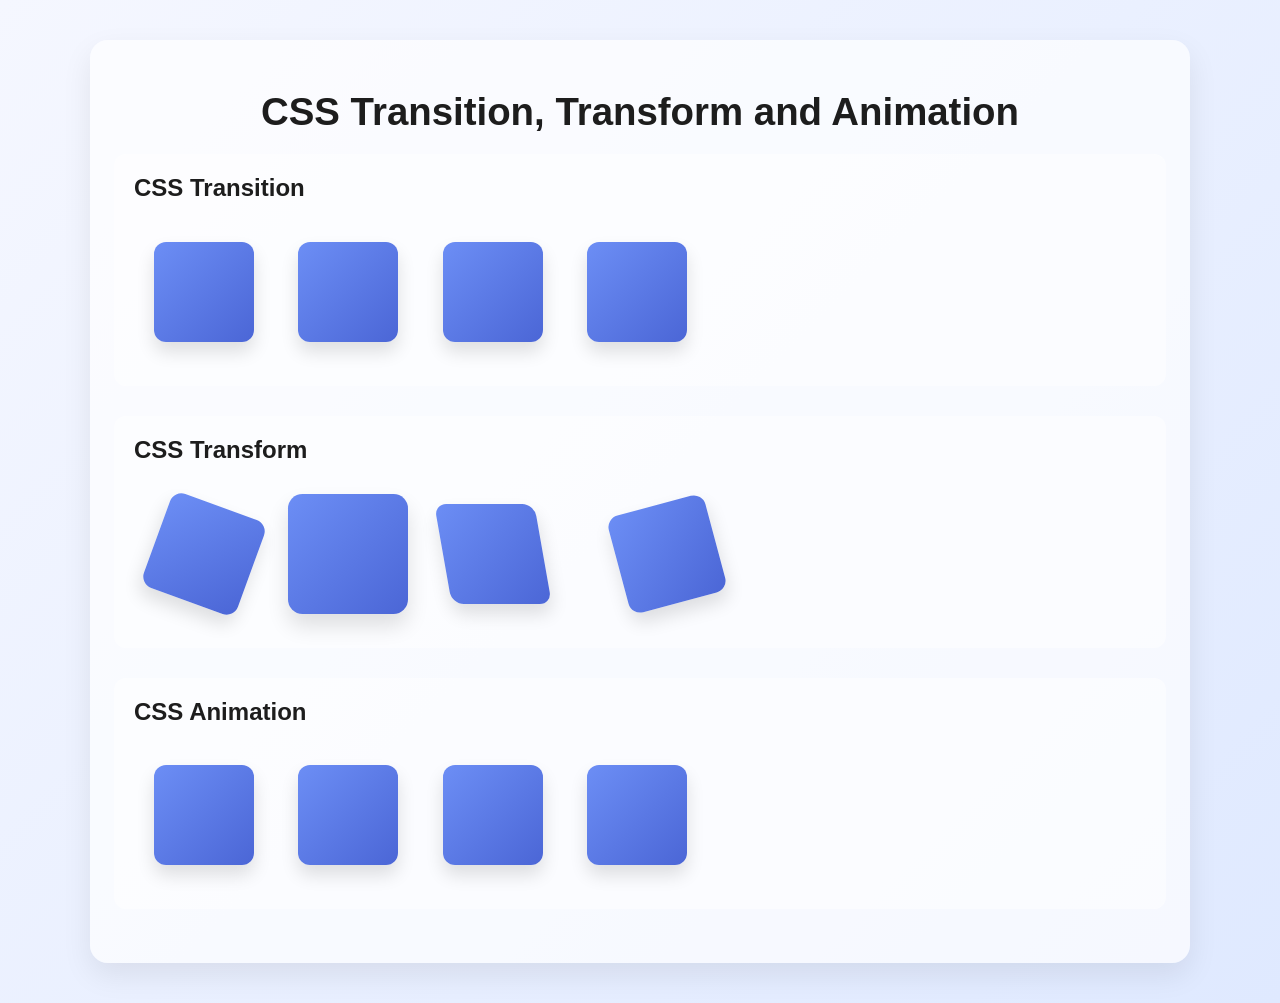
<file: index.html>
<!doctype html>
<html lang="en">

<head>
  <meta charset="utf-8">
  <meta name="viewport" content="width=device-width, initial-scale=1.0">
  <title>CSS Transition, Transform and Animation</title>
  <link rel="stylesheet" href="css/main.css">
</head>

<body>
  <div class="wrapper">
    <h1>CSS Transition, Transform and Animation</h1>

    <section class="transition">
      <h2>CSS Transition</h2>
      <div class="box b1"></div>
      <div class="box b2"></div>
      <div class="box b3"></div>
      <div class="box b4"></div>
    </section>

    <section class="transform">
      <h2>CSS Transform</h2>
      <div class="box b1"></div>
      <div class="box b2"></div>
      <div class="box b3"></div>
      <div class="box b4"></div>
    </section>

    <section class="animation">
      <h2>CSS Animation</h2>
      <div class="box b1"></div>
      <div class="box b2"></div>
      <div class="box b3"></div>
      <div class="box b4"></div>
    </section>
  </div>
</body>

</html>
</file>
<file: css/main.css>
* {
    box-sizing: border-box;
}

body {
    margin: 0;
    font-family: Arial, sans-serif;
    background: linear-gradient(135deg, #f5f7ff, #dfe9ff);
    color: #1d1d1d;
}

.wrapper {
    max-width: 1100px;
    margin: 40px auto;
    padding: 24px;
    background: rgba(255, 255, 255, 0.7);
    border-radius: 18px;
    box-shadow: 0 12px 30px rgba(0, 0, 0, 0.08);
}

h1 {
    text-align: center;
    margin-bottom: 20px;
    font-size: clamp(2rem, 3vw, 3rem);
    animation: pulse 2s ease-in-out infinite;
}

h2 {
    margin-top: 0;
}

section {
    margin-bottom: 30px;
    padding: 20px;
    background: rgba(255, 255, 255, 0.5);
    border-radius: 12px;
}

.box {
    width: 100px;
    height: 100px;
    margin: 20px;
    display: inline-block;
    background: linear-gradient(135deg, #6c8ef5, #4b66d6);
    border-radius: 12px;
    box-shadow: 0 10px 18px rgba(0, 0, 0, 0.12);
}

.transition .b1 { transition: transform 0.3s ease; }
.transition .b1:hover { transform: scale(1.1); }

.transition .b2 { transition: background-color 0.3s ease; }
.transition .b2:hover { background-color: #ff7f50; }

.transition .b3 { transition: all 0.3s ease; }
.transition .b3:hover { transform: rotate(45deg); }

.transition .b4 { transition: box-shadow 0.3s ease; }
.transition .b4:hover { box-shadow: 0 10px 20px rgba(0, 0, 0, 0.3); }

.transform .b1 { transform: rotate(20deg); }
.transform .b2 { transform: scale(1.2); }
.transform .b3 { transform: skew(10deg); }
.transform .b4 { transform: translateX(30px) rotate(-15deg); }

.animation .b1 { animation: spin 3s linear infinite; }
.animation .b2 { animation: bounce 1.5s ease-in-out infinite; }
.animation .b3 { animation: slide 2s ease-in-out infinite; }
.animation .b4 { animation: colorShift 4s ease-in-out infinite; }

@keyframes spin {
    from { transform: rotate(0deg); }
    to { transform: rotate(360deg); }
}

@keyframes bounce {
    0%, 100% { transform: translateY(0); }
    50% { transform: translateY(-30px); }
}

@keyframes slide {
    0%, 100% { transform: translateX(0); }
    50% { transform: translateX(50px); }
}

@keyframes colorShift {
    0% { background: linear-gradient(135deg, #6c8ef5, #4b66d6); }
    33% { background: linear-gradient(135deg, #ff7f50, #ffb347); }
    66% { background: linear-gradient(135deg, #2ec4b6, #1f9d8f); }
    100% { background: linear-gradient(135deg, #6c8ef5, #4b66d6); }
}

@keyframes pulse {
    0%, 100% { transform: scale(1); }
    50% { transform: scale(1.04); }
}

@media (max-width: 700px) {
    section {
        text-align: center;
    }
}
</file>
